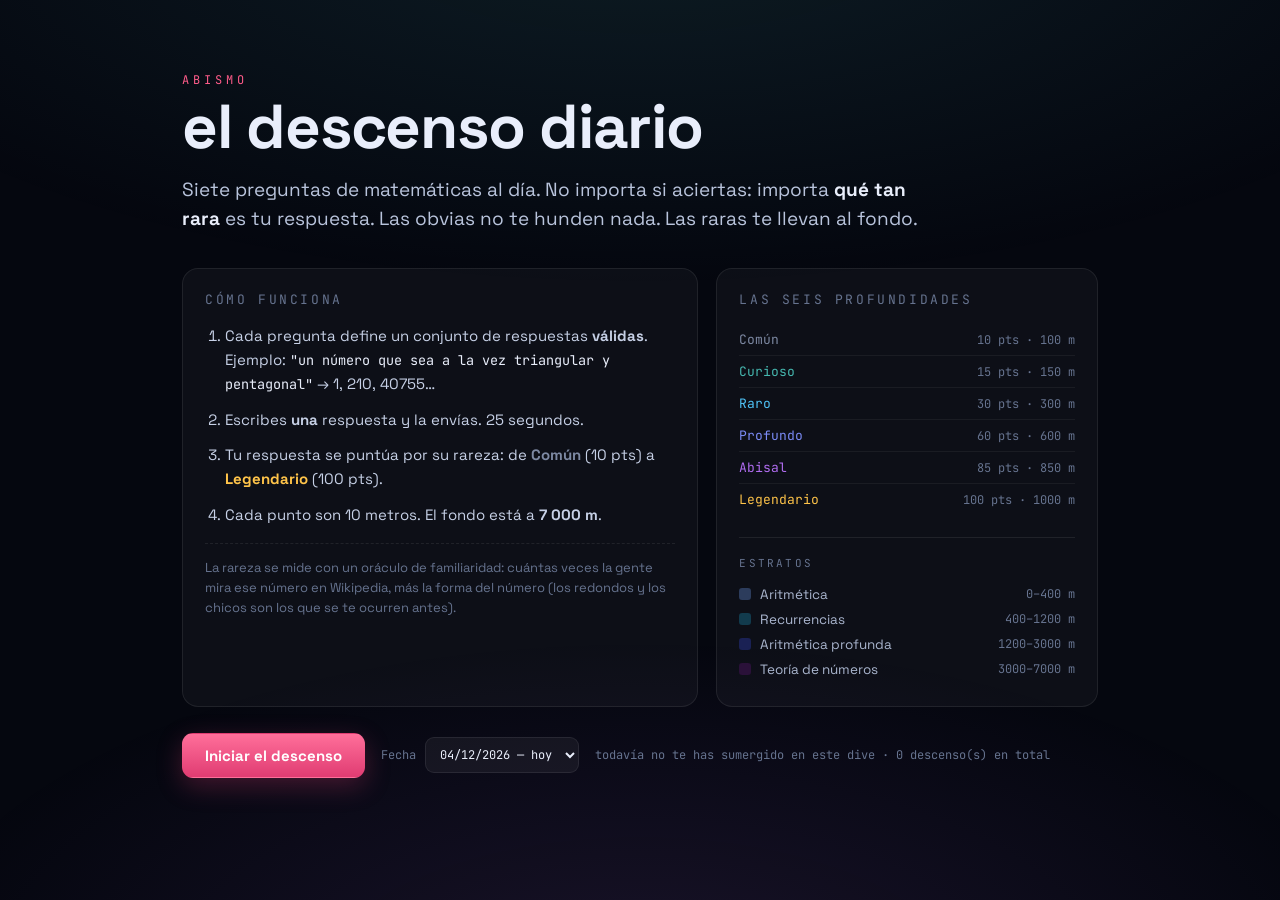
<file: web/index.html>
<!doctype html>
<html lang="es">
<head>
<meta charset="utf-8">
<meta name="viewport" content="width=device-width,initial-scale=1,viewport-fit=cover">
<title>Abismo · el descenso diario</title>
<meta name="description" content="Siete preguntas de matemáticas al día. No importa si aciertas: importa qué tan rara es tu respuesta. Las raras te hunden más.">
<meta name="theme-color" content="#05070f">
<link rel="preconnect" href="https://fonts.googleapis.com">
<link rel="preconnect" href="https://fonts.gstatic.com" crossorigin>
<link href="https://fonts.googleapis.com/css2?family=JetBrains+Mono:wght@400;700&family=Space+Grotesk:wght@400;500;700&display=swap" rel="stylesheet">
<link rel="stylesheet" href="style.css">
</head>
<body>

<div id="app">

  <!-- ───────────────────────── INTRO ───────────────────────── -->
  <section id="scr-intro" class="screen is-active">
    <div class="intro">
      <header class="intro__head">
        <p class="eyebrow">ABISMO</p>
        <h1 class="title">el descenso diario</h1>
        <p class="lede">
          Siete preguntas de matemáticas al día. No importa si aciertas:
          importa <strong>qué tan rara</strong> es tu respuesta.
          Las obvias no te hunden nada. Las raras te llevan al fondo.
        </p>
      </header>

      <div class="intro__cols">
        <div class="card card--rules">
          <h2>Cómo funciona</h2>
          <ol class="rules">
            <li>Cada pregunta define un conjunto de respuestas <strong>válidas</strong>. Ejemplo: <em>"un número que sea a la vez triangular y pentagonal"</em> → 1, 210, 40755…</li>
            <li>Escribes <strong>una</strong> respuesta y la envías. 25 segundos.</li>
            <li>Tu respuesta se puntúa por su rareza: de <b class="t-Común">Común</b> (10 pts) a <b class="t-Legendario">Legendario</b> (100 pts).</li>
            <li>Cada punto son 10 metros. El fondo está a <strong>7 000 m</strong>.</li>
          </ol>
          <p class="fineprint">
            La rareza se mide con un oráculo de familiaridad: cuántas veces la
            gente mira ese número en Wikipedia, más la forma del número
            (los redondos y los chicos son los que se te ocurren antes).
          </p>
        </div>

        <div class="card card--tiers">
          <h2>Las seis profundidades</h2>
          <ul class="tierlist" id="tierlist"></ul>
          <div class="strata">
            <h3>Estratos</h3>
            <ul id="stratalist"></ul>
          </div>
        </div>
      </div>

      <div class="intro__foot">
        <button id="btn-start" class="btn btn--go">Iniciar el descenso</button>
        <label class="daypick">
          <span>Fecha</span>
          <select id="sel-day"></select>
        </label>
        <p class="best" id="best-line"></p>
      </div>
    </div>
  </section>

  <!-- ───────────────────────── JUEGO ───────────────────────── -->
  <section id="scr-game" class="screen">
    <div class="game">

      <!-- columna de profundidad -->
      <aside class="abyss" aria-hidden="true">
        <div class="abyss__col">
          <div class="abyss__water"></div>
          <div class="abyss__marks" id="abyss-marks"></div>
          <div class="diver" id="diver"><span class="diver__body"></span></div>
        </div>
        <div class="abyss__read">
          <p class="depth" id="depth-now">0<small>m</small></p>
          <p class="zone" id="zone-now">superficie</p>
          <p class="pts" id="pts-now">0 pts</p>
        </div>
      </aside>

      <!-- prompt -->
      <main class="stage">
        <div class="stage__bar">
          <span class="round" id="round-label">pregunta 1 / 7</span>
          <span class="strat" id="strat-label">Aritmética</span>
          <span class="timer" id="timer-label">25</span>
        </div>
        <div class="timerbar"><div class="timerbar__fill" id="timer-fill"></div></div>

        <h2 class="prompt" id="prompt-text">…</h2>

        <form class="answer" id="answer-form" autocomplete="off" onsubmit="return false">
          <input id="answer-input" type="text" inputmode="numeric" pattern="[0-9]*"
                 placeholder="escribe un número" aria-label="Tu respuesta">
          <button class="btn btn--send" type="button" id="btn-answer">Enviar</button>
        </form>

        <div class="feedback" id="feedback" aria-live="polite"></div>

        <p class="hint" id="hint"></p>
      </main>
    </div>
  </section>

  <!-- ───────────────────────── RESULTADO ───────────────────────── -->
  <section id="scr-end" class="screen">
    <div class="end">
      <p class="eyebrow" id="end-date">—</p>
      <h2 class="end__depth"><span id="end-depth">0</span><small>m</small></h2>
      <p class="end__pts"><span id="end-pts">0</span> puntos</p>

      <ul class="breakdown" id="breakdown"></ul>

      <div class="end__gems" id="gems"></div>

      <div class="end__actions">
        <button class="btn btn--ghost" id="btn-copy">Copiar resultado</button>
        <button class="btn btn--ghost" id="btn-home">Volver al inicio</button>
      </div>
      <p class="best" id="end-best"></p>
    </div>
  </section>

</div>

<script src="data/daily.js"></script>
<script src="app.js"></script>
</body>
</html>
</file>
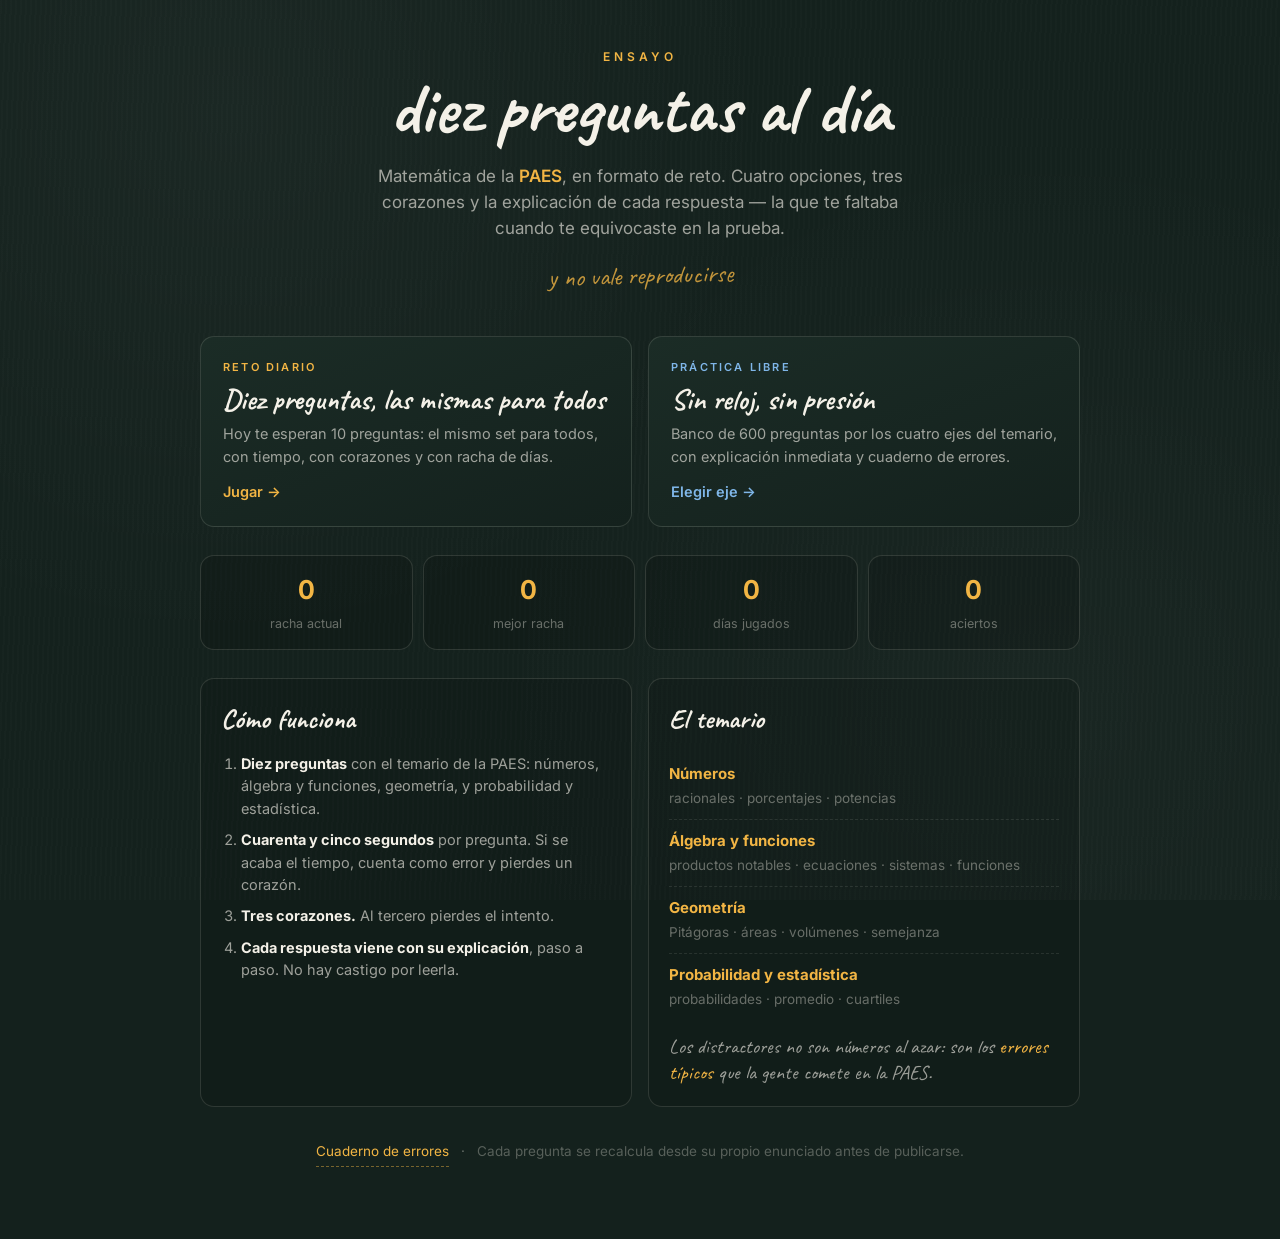
<file: ensayo/web/index.html>
<!doctype html>
<html lang="es">
<head>
<meta charset="utf-8">
<meta name="viewport" content="width=device-width,initial-scale=1,viewport-fit=cover">
<title>Ensayo · diez preguntas al día</title>
<meta name="description" content="Diez preguntas de matemática estilo PAES al día. Cuatro opciones, tres corazones, y la explicación de cada respuesta. Reto diario y práctica libre.">
<meta name="theme-color" content="#14211d">
<link rel="icon" href="data:image/svg+xml,%3Csvg xmlns='http://www.w3.org/2000/svg' viewBox='0 0 64 64'%3E%3Crect width='64' height='64' rx='14' fill='%2314211d'/%3E%3Cpath d='M18 46 L46 18' stroke='%23f2b544' stroke-width='6' stroke-linecap='round'/%3E%3Cpath d='M46 18 l4 4 -6 6 -4 -4 z' fill='%23f4f1e8'/%3E%3C/svg%3E">
<link rel="preconnect" href="https://fonts.googleapis.com">
<link rel="preconnect" href="https://fonts.gstatic.com" crossorigin>
<link href="https://fonts.googleapis.com/css2?family=Caveat:wght@500;700&family=Inter:wght@400;500;600;700&display=swap" rel="stylesheet">
<link rel="stylesheet" href="style.css">
</head>
<body>

<div id="app">

  <!-- ══════════════════════════ INTRO ══════════════════════════ -->
  <section id="scr-intro" class="screen is-active">
    <div class="wrap">

      <header class="hero">
        <p class="eyebrow">ENSAYO</p>
        <h1 class="hero__title">diez preguntas al día</h1>
        <p class="hero__lede">
          Matemática de la <strong>PAES</strong>, en formato de reto.
          Cuatro opciones, tres corazones y la explicación de cada respuesta
          — la que te faltaba cuando te equivocaste en la prueba.
        </p>
        <p class="hero__chalk">y no vale reproducirse</p>
      </header>

      <div class="cards">
        <button class="card card--main" id="btn-diario" type="button">
          <span class="card__tag">Reto diario</span>
          <span class="card__title">Diez preguntas, las mismas para todos</span>
          <span class="card__desc" id="diario-desc">Se renueva cada día a las 00:00 (hora de Chile). Con tiempo, con corazones y con racha de días.</span>
          <span class="card__go">Jugar →</span>
        </button>

        <button class="card card--main card--alt" id="btn-practica" type="button">
          <span class="card__tag">Práctica libre</span>
          <span class="card__title">Sin reloj, sin presión</span>
          <span class="card__desc">Banco de 600 preguntas por los cuatro ejes del temario, con explicación inmediata y cuaderno de errores.</span>
          <span class="card__go">Elegir eje →</span>
        </button>
      </div>

      <div class="stats" id="stats">
        <div class="stat"><b id="st-racha">0</b><span>racha actual</span></div>
        <div class="stat"><b id="st-mejor">0</b><span>mejor racha</span></div>
        <div class="stat"><b id="st-dias">0</b><span>días jugados</span></div>
        <div class="stat"><b id="st-aciertos">0</b><span>aciertos</span></div>
      </div>

      <div class="cols">
        <div class="panel">
          <h2>Cómo funciona</h2>
          <ol class="steps">
            <li><b>Diez preguntas</b> con el temario de la PAES: números, álgebra y funciones, geometría, y probabilidad y estadística.</li>
            <li><b>Cuarenta y cinco segundos</b> por pregunta. Si se acaba el tiempo, cuenta como error y pierdes un corazón.</li>
            <li><b>Tres corazones.</b> Al tercero pierdes el intento.</li>
            <li><b>Cada respuesta viene con su explicación</b>, paso a paso. No hay castigo por leerla.</li>
          </ol>
        </div>

        <div class="panel">
          <h2>El temario</h2>
          <ul class="ejes">
            <li><b>Números</b><span>racionales · porcentajes · potencias</span></li>
            <li><b>Álgebra y funciones</b><span>productos notables · ecuaciones · sistemas · funciones</span></li>
            <li><b>Geometría</b><span>Pitágoras · áreas · volúmenes · semejanza</span></li>
            <li><b>Probabilidad y estadística</b><span>probabilidades · promedio · cuartiles</span></li>
          </ul>
          <p class="nota">
            Los distractores no son números al azar: son los <em>errores típicos</em>
            que la gente comete en la PAES.
          </p>
        </div>
      </div>

      <div class="pie">
        <button class="linkbtn" id="btn-cuaderno" type="button">Cuaderno de errores</button>
        <span class="pie__sep">·</span>
        <span class="pie__txt">Cada pregunta se recalcula desde su propio enunciado antes de publicarse.</span>
      </div>

    </div>
  </section>

  <!-- ══════════════════════════ JUEGO ══════════════════════════ -->
  <section id="scr-play" class="screen">
    <div class="wrap wrap--play">

      <div class="hud">
        <button class="hud__back" id="btn-abandonar" type="button" title="Volver al inicio">←</button>
        <div class="hud__meta">
          <span class="hud__eje" id="hud-eje">—</span>
          <span class="hud__unidad" id="hud-unidad"></span>
        </div>
        <div class="hud__right">
          <span class="hud__pts" id="hud-puntos">0</span>
          <span class="hud__hearts" id="hud-corazones" aria-label="corazones"></span>
        </div>
      </div>

      <div class="rail" id="rail">
        <div class="rail__fill" id="rail-fill"></div>
        <div class="rail__lapiz" id="rail-lapiz" aria-hidden="true">✎</div>
      </div>

      <div class="tiempo" id="tiempo-wrap">
        <div class="tiempo__bar"><div class="tiempo__fill" id="tiempo-fill"></div></div>
        <span class="tiempo__num" id="tiempo-num">45</span>
      </div>

      <div class="pregunta">
        <p class="pregunta__num" id="pregunta-num">Pregunta 1 de 10</p>
        <h2 class="pregunta__texto" id="pregunta-texto">—</h2>
        <div class="opciones" id="opciones"></div>
      </div>

      <div class="feedback" id="feedback" hidden>
        <p class="feedback__titulo" id="feedback-titulo"></p>
        <div class="feedback__cuerpo" id="feedback-cuerpo"></div>
        <button class="btn btn--go" id="btn-siguiente" type="button">Siguiente →</button>
      </div>

      <p class="hint">Teclas <b>1</b>–<b>4</b> para responder · <b>Enter</b> para seguir</p>
    </div>
  </section>

  <!-- ══════════════════════════ RESULTADO ══════════════════════════ -->
  <section id="scr-result" class="screen">
    <div class="wrap wrap--result">
      <p class="result__estrellas" id="result-estrellas">★★★</p>
      <h2 class="result__titulo" id="result-titulo">Reto completado</h2>
      <p class="result__sub" id="result-sub"></p>

      <div class="result__cifras">
        <div><b id="result-aciertos">0/10</b><span>correctas</span></div>
        <div><b id="result-puntos">0</b><span>puntos</span></div>
        <div><b id="result-racha">0</b><span>mejor racha</span></div>
      </div>

      <ul class="desglose" id="result-desglose"></ul>

      <div class="result__botones">
        <button class="btn btn--go" id="btn-compartir" type="button">Compartir resultado</button>
        <button class="btn" id="btn-otra-vez" type="button">Volver a intentarlo</button>
        <button class="btn btn--ghost" id="btn-inicio" type="button">Ir al inicio</button>
      </div>
      <p class="result__nota" id="result-nota"></p>
    </div>
  </section>

  <!-- ══════════════════════════ PRÁCTICA ══════════════════════════ -->
  <section id="scr-config" class="screen">
    <div class="wrap wrap--config">
      <h2 class="config__titulo">Práctica libre</h2>
      <p class="config__lede">Sin reloj y sin corazones. Cada respuesta viene con su explicación al tiro.</p>

      <div class="config__bloque">
        <h3>¿Qué quieres practicar?</h3>
        <div class="chips" id="eje-chips">
          <button class="chip is-on" data-eje="Todos" type="button">Todos</button>
          <button class="chip" data-eje="Números" type="button">Números</button>
          <button class="chip" data-eje="Álgebra y funciones" type="button">Álgebra</button>
          <button class="chip" data-eje="Geometría" type="button">Geometría</button>
          <button class="chip" data-eje="Probabilidad y estadística" type="button">Probabilidad</button>
        </div>
      </div>

      <div class="config__bloque">
        <h3>¿Cuántas preguntas?</h3>
        <div class="chips" id="n-chips">
          <button class="chip" data-n="5" type="button">5</button>
          <button class="chip is-on" data-n="10" type="button">10</button>
          <button class="chip" data-n="20" type="button">20</button>
          <button class="chip" data-n="30" type="button">30</button>
        </div>
      </div>

      <button class="btn btn--go btn--big" id="btn-empezar-practica" type="button">Empezar →</button>
      <button class="btn btn--ghost" id="btn-cuaderno-2" type="button">Ver cuaderno de errores</button>
    </div>
  </section>

  <!-- ══════════════════════════ CUADERNO ══════════════════════════ -->
  <section id="scr-cuaderno" class="screen">
    <div class="wrap">
      <div class="cuaderno__head">
        <h2 class="config__titulo">Cuaderno de errores</h2>
        <button class="btn btn--ghost" id="btn-cuaderno-cerrar" type="button">Cerrar</button>
      </div>
      <p class="config__lede" id="cuaderno-lede">Las preguntas que fallaste, con su explicación.</p>
      <div id="cuaderno-lista"></div>
      <button class="btn btn--go" id="btn-practicar-errores" type="button" hidden>Practicar solo estos errores</button>
    </div>
  </section>

</div>

<div id="toast" class="toast" hidden></div>

<script src="data/daily.js"></script>
<script src="engine.js"></script>
<script src="app.js"></script>
</body>
</html>
</file>
<file: web/style.css>
/* ─────────────────────────────────────────────────────────────
   Abismo · el descenso diario
   ───────────────────────────────────────────────────────────── */

:root {
  --bg: #05070f;
  --bg2: #0a0e1c;
  --ink: #e9eefb;
  --muted: #66738f;
  --line: rgba(255,255,255,.08);
  --panel: rgba(255,255,255,.035);

  --c-Común:      #7d89a3;
  --c-Curioso:    #46b8b0;
  --c-Raro:       #4fc3f7;
  --c-Profundo:   #7c8cf8;
  --c-Abisal:     #b06cf0;
  --c-Legendario: #ffc44a;

  --s1: #2c3c5c;
  --s2: #123b4d;
  --s3: #1a2154;
  --s4: #2a1139;

  --mono: "JetBrains Mono", ui-monospace, SFMono-Regular, Menlo, monospace;
  --sans: "Space Grotesk", system-ui, -apple-system, "Segoe UI", sans-serif;
}

* { box-sizing: border-box; }

html, body {
  margin: 0; padding: 0; height: 100%;
  background: var(--bg);
  color: var(--ink);
  font-family: var(--sans);
  -webkit-font-smoothing: antialiased;
  overscroll-behavior: none;
}

body::before {
  content: ""; position: fixed; inset: 0; pointer-events: none; z-index: 0;
  background:
    radial-gradient(120% 70% at 50% -10%, rgba(92,225,230,.10), transparent 60%),
    radial-gradient(90% 60% at 50% 110%, rgba(176,108,240,.12), transparent 65%);
}

#app { position: relative; z-index: 1; min-height: 100%; }

.screen { display: none; min-height: 100vh; }
.screen.is-active { display: block; }

/* ── intro ───────────────────────────────────────────────── */
.intro {
  max-width: 960px; margin: 0 auto;
  padding: clamp(28px, 6vw, 72px) 22px 64px;
}
.eyebrow {
  font-family: var(--mono); font-size: 12px; letter-spacing: .34em;
  color: #ff5c8a; margin: 0 0 10px; text-transform: uppercase;
}
.title {
  font-size: clamp(34px, 7vw, 62px); line-height: .95; margin: 0 0 18px;
  font-weight: 700; letter-spacing: -.02em;
}
.lede { font-size: clamp(15px, 2.1vw, 19px); line-height: 1.55; color: #b9c4dc; margin: 0; max-width: 62ch; }
.lede strong { color: var(--ink); }

.intro__cols { display: grid; grid-template-columns: 1.15fr .85fr; gap: 18px; margin: 34px 0 26px; }
@media (max-width: 760px) { .intro__cols { grid-template-columns: 1fr; } }

.card {
  background: var(--panel); border: 1px solid var(--line);
  border-radius: 16px; padding: 22px 22px 24px;
}
.card h2 { font-size: 13px; letter-spacing: .2em; text-transform: uppercase; color: var(--muted); margin: 0 0 16px; font-family: var(--mono); font-weight: 400; }

.rules { margin: 0; padding-left: 20px; color: #c6d0e6; font-size: 15px; line-height: 1.62; }
.rules li { margin-bottom: 11px; }
.rules em { color: var(--ink); font-style: normal; font-family: var(--mono); font-size: 13.5px; }
.fineprint { margin: 16px 0 0; padding-top: 14px; border-top: 1px dashed var(--line); font-size: 13px; color: var(--muted); line-height: 1.55; }

.tierlist { list-style: none; margin: 0; padding: 0; }
.tierlist li { display: flex; align-items: baseline; gap: 10px; padding: 7px 0; border-bottom: 1px solid rgba(255,255,255,.05); }
.tierlist li:last-child { border-bottom: 0; }
.tierlist .n { font-family: var(--mono); font-size: 13px; width: 96px; }
.tierlist .p { font-family: var(--mono); font-size: 12px; color: var(--muted); margin-left: auto; }

.strata { margin-top: 22px; padding-top: 18px; border-top: 1px solid var(--line); }
.strata h3 { font-size: 11px; letter-spacing: .2em; text-transform: uppercase; color: var(--muted); margin: 0 0 12px; font-family: var(--mono); font-weight: 400; }
.strata ul { list-style: none; margin: 0; padding: 0; font-size: 13.5px; }
.strata li { display: flex; align-items: center; gap: 9px; padding: 4px 0; color: #aab6cf; }
.strata i { width: 12px; height: 12px; border-radius: 3px; flex: 0 0 auto; }
.strata b { font-family: var(--mono); font-weight: 400; font-size: 12px; color: var(--muted); margin-left: auto; }

.t-Común { color: var(--c-Común); }
.t-Curioso { color: var(--c-Curioso); }
.t-Raro { color: var(--c-Raro); }
.t-Profundo { color: var(--c-Profundo); }
.t-Abisal { color: var(--c-Abisal); }
.t-Legendario { color: var(--c-Legendario); }

.intro__foot { display: flex; flex-wrap: wrap; align-items: center; gap: 16px; }

.btn {
  font-family: var(--sans); font-weight: 700; font-size: 15px;
  border: 1px solid transparent; border-radius: 11px; cursor: pointer;
  padding: 12px 22px; transition: transform .12s ease, filter .18s ease, background .18s ease;
}
.btn:active { transform: translateY(1px); }
.btn--go {
  background: linear-gradient(180deg, #ff6f9a, #e03c72); color: #fff;
  box-shadow: 0 8px 26px rgba(224,60,114,.28);
}
.btn--go:hover { filter: brightness(1.08); }
.btn--send {
  background: rgba(255,255,255,.07); color: var(--ink); border-color: var(--line);
}
.btn--send:hover { background: rgba(255,255,255,.12); }
.btn--ghost {
  background: transparent; color: #c2cde3; border-color: var(--line);
}
.btn--ghost:hover { background: rgba(255,255,255,.06); }

.daypick { display: flex; align-items: center; gap: 9px; font-family: var(--mono); font-size: 12px; color: var(--muted); }
.daypick select {
  background: rgba(255,255,255,.05); color: var(--ink); border: 1px solid var(--line);
  border-radius: 9px; padding: 8px 10px; font-family: var(--mono); font-size: 12px;
}
.best { font-family: var(--mono); font-size: 12px; color: var(--muted); margin: 0; }

/* ── juego ───────────────────────────────────────────────── */
.game {
  display: grid; grid-template-columns: 210px 1fr;
  gap: clamp(16px, 3vw, 40px);
  max-width: 1080px; margin: 0 auto;
  padding: clamp(18px, 4vw, 40px) 22px 40px;
  min-height: 100vh; align-items: start;
}
@media (max-width: 780px) {
  .game { grid-template-columns: 1fr; }
  .abyss { flex-direction: row; height: auto; }
  .abyss__col { width: 100%; height: 74px; }
  .abyss__read { padding: 0; }
  .abyss__read .depth { font-size: 30px; }
}

.abyss { position: sticky; top: 24px; }
.abyss__col {
  position: relative; height: min(62vh, 520px); border-radius: 16px;
  overflow: hidden; border: 1px solid var(--line);
  background: #060a14;
}
.abyss__water {
  position: absolute; inset: 0;
  background: linear-gradient(180deg,
    var(--s1) 0%, var(--s1) 6%,
    var(--s2) 17%, var(--s2) 31%,
    var(--s3) 43%, var(--s3) 62%,
    var(--s4) 74%, var(--s4) 100%);
}
.abyss__water::after {
  content: ""; position: absolute; inset: 0;
  background: linear-gradient(180deg, rgba(255,255,255,.10), transparent 22%, rgba(0,0,0,.55));
}
.abyss__marks { position: absolute; inset: 0; }
.abyss__marks span {
  position: absolute; right: 8px; font-family: var(--mono); font-size: 9.5px;
  color: rgba(255,255,255,.5); transform: translateY(-50%); white-space: nowrap;
}
.abyss__marks span::before {
  content: ""; position: absolute; right: 100%; margin-right: 6px; top: 50%;
  width: 12px; height: 1px; background: rgba(255,255,255,.28);
}
.diver {
  position: absolute; left: 50%; top: 0; transform: translate(-50%, -50%);
  transition: top .9s cubic-bezier(.22,.9,.3,1);
}
.diver__body {
  display: block; width: 16px; height: 22px; border-radius: 50% 50% 45% 45%;
  background: linear-gradient(180deg, #8ef0f2, #2aa7b8);
  box-shadow: 0 0 16px rgba(92,225,230,.55);
  animation: bob 2.6s ease-in-out infinite;
}
@keyframes bob { 0%,100% { transform: translateY(0) } 50% { transform: translateY(-4px) } }

.abyss__read { padding-top: 14px; }
.depth { font-family: var(--mono); font-size: 38px; margin: 0; letter-spacing: -.02em; }
.depth small { font-size: 16px; color: var(--muted); margin-left: 3px; }
.zone { font-family: var(--mono); font-size: 11px; letter-spacing: .18em; text-transform: uppercase; color: #5ce1e6; margin: 2px 0 8px; }
.pts { font-family: var(--mono); font-size: 12px; color: var(--muted); margin: 0; }

.stage { min-width: 0; padding-top: 6px; }
.stage__bar { display: flex; align-items: baseline; gap: 14px; font-family: var(--mono); font-size: 12px; color: var(--muted); }
.stage__bar .strat { color: #5ce1e6; }
.stage__bar .timer { margin-left: auto; font-size: 15px; color: var(--ink); }

.timerbar { height: 3px; border-radius: 3px; background: rgba(255,255,255,.08); margin: 10px 0 30px; overflow: hidden; }
.timerbar__fill { height: 100%; width: 100%; background: linear-gradient(90deg, #5ce1e6, #ffc44a); transform-origin: left; transition: transform .25s linear; }

.prompt {
  font-size: clamp(24px, 4.4vw, 40px); line-height: 1.2; margin: 0 0 26px;
  font-weight: 500; letter-spacing: -.015em; text-wrap: balance;
}

.answer { display: flex; gap: 10px; flex-wrap: wrap; }
.answer input {
  flex: 1 1 220px; min-width: 0;
  background: rgba(255,255,255,.05); border: 1px solid var(--line);
  border-radius: 12px; padding: 14px 16px; color: var(--ink);
  font-family: var(--mono); font-size: 19px; outline: none;
  transition: border-color .18s ease, background .18s ease;
}
.answer input:focus { border-color: rgba(92,225,230,.55); background: rgba(92,225,230,.05); }
.answer input::placeholder { color: #4b5670; }

.feedback { min-height: 74px; margin-top: 20px; font-family: var(--mono); font-size: 15px; }
.fb { display: flex; align-items: baseline; gap: 12px; flex-wrap: wrap; }
.fb .tier { font-size: 21px; font-weight: 700; letter-spacing: .01em; }
.fb .pts { font-size: 15px; color: var(--ink); }
.fb .why { font-size: 12px; color: var(--muted); width: 100%; line-height: 1.5; }
.fb--ok .tier { animation: pop .4s cubic-bezier(.2,1.4,.4,1); }
@keyframes pop { from { transform: scale(.8); opacity: 0 } to { transform: scale(1); opacity: 1 } }
.fb--miss .tier { color: var(--c-Común); }

.hint { font-family: var(--mono); font-size: 11.5px; color: var(--muted); margin-top: 14px; min-height: 16px; }

/* ── resultado ───────────────────────────────────────────── */
.end { max-width: 640px; margin: 0 auto; padding: clamp(30px, 7vw, 74px) 22px 60px; }
.end__depth { font-family: var(--mono); font-size: clamp(52px, 13vw, 92px); margin: 0; line-height: 1; letter-spacing: -.03em; }
.end__depth small { font-size: 26px; color: var(--muted); margin-left: 5px; }
.end__pts { font-family: var(--mono); color: var(--muted); margin: 6px 0 26px; }

.breakdown { list-style: none; margin: 0 0 26px; padding: 0; }
.breakdown li {
  display: flex; align-items: baseline; gap: 12px; padding: 9px 0;
  border-bottom: 1px solid rgba(255,255,255,.055); font-family: var(--mono); font-size: 13px;
}
.breakdown .q { color: var(--muted); flex: 1 1 auto; overflow: hidden; text-overflow: ellipsis; white-space: nowrap; }
.breakdown .a { color: var(--ink); }
.breakdown .p { color: var(--muted); min-width: 58px; text-align: right; }

.end__gems { background: var(--panel); border: 1px solid var(--line); border-radius: 14px; padding: 18px 20px; margin-bottom: 24px; }
.end__gems h3 { font-size: 11px; letter-spacing: .2em; text-transform: uppercase; color: var(--muted); margin: 0 0 12px; font-family: var(--mono); font-weight: 400; }
.end__gems ul { list-style: none; margin: 0; padding: 0; font-family: var(--mono); font-size: 13px; }
.end__gems li { display: flex; gap: 10px; padding: 4px 0; color: #b9c4dc; }
.end__gems li b { color: var(--c-Legendario); font-weight: 700; }
.end__actions { display: flex; gap: 10px; flex-wrap: wrap; margin-bottom: 16px; }
</file>
<file: ensayo/web/style.css>
/* ─────────────────────────────────────────────────────────────
   Ensayo · pizarra
   ───────────────────────────────────────────────────────────── */
:root {
  --pizarra:      #14211d;
  --pizarra-2:    #1b2c26;
  --pizarra-3:    #22362e;
  --borde:        rgba(244, 241, 232, .13);
  --tiza:         #f4f1e8;
  --tiza-suave:   rgba(244, 241, 232, .62);
  --tiza-tenue:   rgba(244, 241, 232, .38);
  --ambar:        #f2b544;
  --ambar-osc:    #d99a2b;
  --verde:        #77cf95;
  --rojo:         #e8706f;
  --azul:         #7fb6e8;

  --radio: 14px;
  --sombra: 0 10px 30px rgba(0, 0, 0, .35);
  --serif: 'Caveat', 'Bradley Hand', cursive;
  --sans: 'Inter', -apple-system, BlinkMacSystemFont, 'Segoe UI', Roboto, sans-serif;
}

* { box-sizing: border-box; }

html, body {
  margin: 0;
  padding: 0;
  min-height: 100%;
}

body {
  background: var(--pizarra);
  color: var(--tiza);
  font-family: var(--sans);
  font-size: 16px;
  line-height: 1.55;
  -webkit-font-smoothing: antialiased;
  /* veta sutil de la pizarra */
  background-image:
    radial-gradient(circle at 18% 12%, rgba(255, 255, 255, .030) 0, transparent 42%),
    radial-gradient(circle at 82% 78%, rgba(255, 255, 255, .022) 0, transparent 46%),
    repeating-linear-gradient(92deg, rgba(255, 255, 255, .012) 0 2px, transparent 2px 5px);
  background-attachment: fixed;
}

#app { min-height: 100vh; }

.wrap {
  width: min(100% - 40px, 880px);
  margin: 0 auto;
  padding: 48px 0 72px;
}

.wrap--play   { width: min(100% - 32px, 720px); padding-top: 24px; }
.wrap--result { width: min(100% - 32px, 640px); text-align: center; }
.wrap--config { width: min(100% - 32px, 600px); }

/* ── pantallas ─────────────────────────────────────────────── */
.screen { display: none; }
.screen.is-active { display: block; animation: entra .32s ease both; }

@keyframes entra {
  from { opacity: 0; transform: translateY(10px); }
  to   { opacity: 1; transform: none; }
}

/* ── hero ──────────────────────────────────────────────────── */
.eyebrow {
  font-size: 12px;
  letter-spacing: .34em;
  text-transform: uppercase;
  color: var(--ambar);
  margin: 0 0 6px;
  font-weight: 600;
}

.hero { text-align: center; margin-bottom: 40px; }

.hero__title {
  font-family: var(--serif);
  font-size: clamp(42px, 9vw, 72px);
  line-height: 1;
  margin: 0 0 18px;
  font-weight: 700;
  color: var(--tiza);
}

.hero__lede {
  max-width: 560px;
  margin: 0 auto;
  color: var(--tiza-suave);
  font-size: 17px;
}

.hero__lede strong { color: var(--ambar); font-weight: 600; }

.hero__chalk {
  font-family: var(--serif);
  font-size: 26px;
  color: var(--ambar);
  opacity: .78;
  margin: 14px 0 0;
  transform: rotate(-1.4deg);
}

/* ── tarjetas de entrada ───────────────────────────────────── */
.cards {
  display: grid;
  grid-template-columns: 1fr 1fr;
  gap: 16px;
  margin-bottom: 28px;
}

@media (max-width: 680px) { .cards { grid-template-columns: 1fr; } }

.card {
  position: relative;
  display: flex;
  flex-direction: column;
  align-items: flex-start;
  gap: 7px;
  text-align: left;
  padding: 22px;
  border: 1px solid var(--borde);
  border-radius: var(--radio);
  background: linear-gradient(160deg, var(--pizarra-2), var(--pizarra));
  color: var(--tiza);
  cursor: pointer;
  font: inherit;
  transition: transform .16s ease, border-color .16s ease, box-shadow .16s ease;
}

.card:hover {
  transform: translateY(-3px);
  border-color: rgba(242, 181, 68, .5);
  box-shadow: var(--sombra);
}

.card--alt:hover { border-color: rgba(127, 182, 232, .5); }

.card__tag {
  font-size: 11px;
  letter-spacing: .2em;
  text-transform: uppercase;
  color: var(--ambar);
  font-weight: 600;
}
.card--alt .card__tag { color: var(--azul); }

.card__title {
  font-family: var(--serif);
  font-size: 29px;
  line-height: 1.15;
  font-weight: 700;
}

.card__desc { color: var(--tiza-suave); font-size: 14.5px; }

.card__go {
  margin-top: 6px;
  color: var(--ambar);
  font-weight: 600;
  font-size: 14.5px;
}
.card--alt .card__go { color: var(--azul); }

/* ── stats ─────────────────────────────────────────────────── */
.stats {
  display: grid;
  grid-template-columns: repeat(4, 1fr);
  gap: 10px;
  margin-bottom: 28px;
}

@media (max-width: 560px) { .stats { grid-template-columns: repeat(2, 1fr); } }

.stat {
  border: 1px solid var(--borde);
  border-radius: var(--radio);
  padding: 14px 12px;
  text-align: center;
  background: rgba(0, 0, 0, .14);
}

.stat b { display: block; font-size: 26px; color: var(--ambar); font-variant-numeric: tabular-nums; }
.stat span { font-size: 12.5px; color: var(--tiza-tenue); }

/* ── paneles ───────────────────────────────────────────────── */
.cols { display: grid; grid-template-columns: 1fr 1fr; gap: 16px; }

@media (max-width: 680px) { .cols { grid-template-columns: 1fr; } }

.panel {
  border: 1px solid var(--borde);
  border-radius: var(--radio);
  padding: 20px;
  background: rgba(0, 0, 0, .12);
}

.panel h2 {
  font-family: var(--serif);
  font-size: 27px;
  margin: 0 0 12px;
  font-weight: 700;
}

.steps { margin: 0; padding-left: 20px; color: var(--tiza-suave); font-size: 14.5px; }
.steps li { margin-bottom: 9px; }
.steps b { color: var(--tiza); }

.ejes { list-style: none; margin: 0; padding: 0; }
.ejes li { padding: 9px 0; border-bottom: 1px dashed rgba(244, 241, 232, .10); }
.ejes li:last-child { border-bottom: 0; }
.ejes b { display: block; color: var(--ambar); font-size: 15px; }
.ejes span { color: var(--tiza-tenue); font-size: 13.5px; }

.nota {
  margin: 14px 0 0;
  font-family: var(--serif);
  font-size: 20px;
  color: var(--tiza-suave);
  line-height: 1.3;
}
.nota em { color: var(--ambar); font-style: normal; }

/* ── pie ───────────────────────────────────────────────────── */
.pie {
  margin-top: 30px;
  text-align: center;
  color: var(--tiza-tenue);
  font-size: 13.5px;
}
.pie__sep { margin: 0 8px; }
.pie__txt { opacity: .8; }

.linkbtn {
  background: none;
  border: 0;
  color: var(--ambar);
  cursor: pointer;
  font: inherit;
  font-size: 13.5px;
  padding: 4px 0;
  border-bottom: 1px dashed rgba(242, 181, 68, .45);
}
.linkbtn:hover { color: #ffd27a; }

/* ── HUD de juego ──────────────────────────────────────────── */
.hud {
  display: flex;
  align-items: center;
  gap: 12px;
  margin-bottom: 12px;
}

.hud__back {
  background: none;
  border: 1px solid var(--borde);
  border-radius: 10px;
  color: var(--tiza-suave);
  width: 36px;
  height: 36px;
  cursor: pointer;
  font-size: 17px;
  flex: 0 0 auto;
}
.hud__back:hover { border-color: var(--ambar); color: var(--ambar); }

.hud__meta { flex: 1; min-width: 0; display: flex; flex-direction: column; }
.hud__eje {
  font-size: 12px;
  letter-spacing: .16em;
  text-transform: uppercase;
  color: var(--ambar);
  font-weight: 600;
}
.hud__unidad {
  font-size: 12.5px;
  color: var(--tiza-tenue);
  white-space: nowrap;
  overflow: hidden;
  text-overflow: ellipsis;
}

.hud__right { display: flex; align-items: center; gap: 12px; flex: 0 0 auto; }

.hud__pts {
  font-size: 19px;
  font-weight: 700;
  color: var(--ambar);
  font-variant-numeric: tabular-nums;
}

.hud__hearts { font-size: 17px; letter-spacing: 2px; }
.hud__hearts .heart { color: var(--rojo); }
.hud__hearts .heart--off { color: rgba(244, 241, 232, .18); }

/* ── riel de progreso con lápiz ───────────────────────────── */
.rail {
  position: relative;
  height: 6px;
  border-radius: 99px;
  background: rgba(244, 241, 232, .10);
  margin-bottom: 10px;
}

.rail__fill {
  height: 100%;
  width: 0%;
  border-radius: 99px;
  background: linear-gradient(90deg, var(--ambar-osc), var(--ambar));
  transition: width .45s cubic-bezier(.22, 1, .36, 1);
}

.rail__lapiz {
  position: absolute;
  top: 50%;
  left: 0%;
  transform: translate(-50%, -52%);
  font-size: 19px;
  color: var(--ambar);
  text-shadow: 0 2px 6px rgba(0, 0, 0, .5);
  transition: left .45s cubic-bezier(.22, 1, .36, 1);
  pointer-events: none;
}

/* ── tiempo ────────────────────────────────────────────────── */
.tiempo { display: flex; align-items: center; gap: 9px; margin-bottom: 22px; }
.tiempo__bar {
  flex: 1;
  height: 4px;
  border-radius: 99px;
  background: rgba(244, 241, 232, .09);
  overflow: hidden;
}
.tiempo__fill {
  height: 100%;
  width: 100%;
  background: var(--verde);
  transition: width .95s linear, background .3s ease;
}
.tiempo__fill.is-medio { background: var(--ambar); }
.tiempo__fill.is-bajo { background: var(--rojo); }
.tiempo__num {
  font-variant-numeric: tabular-nums;
  font-size: 13.5px;
  color: var(--tiza-tenue);
  min-width: 24px;
  text-align: right;
}

/* ── pregunta ──────────────────────────────────────────────── */
.pregunta { margin-bottom: 20px; }

.pregunta__num {
  font-size: 12px;
  letter-spacing: .16em;
  text-transform: uppercase;
  color: var(--tiza-tenue);
  margin: 0 0 8px;
}

.pregunta__texto {
  font-size: clamp(19px, 2.7vw, 23px);
  line-height: 1.45;
  font-weight: 500;
  margin: 0 0 22px;
  color: var(--tiza);
}

/* ── opciones ──────────────────────────────────────────────── */
.opciones { display: grid; gap: 10px; }

.opcion {
  display: flex;
  align-items: center;
  gap: 13px;
  width: 100%;
  text-align: left;
  padding: 14px 16px;
  border: 1px solid var(--borde);
  border-radius: 12px;
  background: rgba(0, 0, 0, .16);
  color: var(--tiza);
  font: inherit;
  font-size: 16px;
  cursor: pointer;
  transition: border-color .15s ease, background .15s ease, transform .12s ease;
}

.opcion:hover:not(:disabled) {
  border-color: rgba(242, 181, 68, .6);
  background: rgba(242, 181, 68, .07);
  transform: translateX(3px);
}

.opcion:disabled { cursor: default; }

.opcion__letra {
  flex: 0 0 auto;
  width: 28px;
  height: 28px;
  display: grid;
  place-items: center;
  border-radius: 8px;
  border: 1px solid var(--borde);
  font-size: 13px;
  font-weight: 700;
  color: var(--tiza-suave);
}

.opcion__texto { flex: 1; }

.opcion.is-ok {
  border-color: var(--verde);
  background: rgba(119, 207, 149, .13);
}
.opcion.is-ok .opcion__letra { background: var(--verde); color: #0e2318; border-color: var(--verde); }

.opcion.is-mal {
  border-color: var(--rojo);
  background: rgba(232, 112, 111, .13);
}
.opcion.is-mal .opcion__letra { background: var(--rojo); color: #2a0f0f; border-color: var(--rojo); }

.opcion.is-atenuada { opacity: .42; }

/* ── feedback ──────────────────────────────────────────────── */
.feedback {
  border: 1px solid var(--borde);
  border-left: 3px solid var(--ambar);
  border-radius: 12px;
  padding: 18px;
  margin-bottom: 18px;
  background: rgba(0, 0, 0, .2);
  animation: entra .25s ease both;
}
.feedback.is-ok { border-left-color: var(--verde); }
.feedback.is-mal { border-left-color: var(--rojo); }

.feedback__titulo {
  font-family: var(--serif);
  font-size: 27px;
  font-weight: 700;
  margin: 0 0 8px;
  color: var(--verde);
}
.feedback.is-mal .feedback__titulo { color: var(--rojo); }

.feedback__cuerpo {
  color: var(--tiza-suave);
  font-size: 15px;
  line-height: 1.6;
  margin-bottom: 16px;
  white-space: pre-wrap;
}

.feedback__cuerpo b { color: var(--tiza); }

.hint {
  text-align: center;
  color: var(--tiza-tenue);
  font-size: 12.5px;
  margin: 0;
}
.hint b { color: var(--tiza-suave); }

/* ── botones ───────────────────────────────────────────────── */
.btn {
  border: 1px solid var(--borde);
  background: rgba(0, 0, 0, .2);
  color: var(--tiza);
  border-radius: 11px;
  padding: 12px 20px;
  font: inherit;
  font-weight: 600;
  font-size: 15px;
  cursor: pointer;
  transition: transform .14s ease, border-color .14s ease, background .14s ease;
}
.btn:hover { transform: translateY(-2px); border-color: rgba(242, 181, 68, .55); }
.btn:active { transform: none; }

.btn--go {
  background: var(--ambar);
  border-color: var(--ambar);
  color: #241703;
}
.btn--go:hover { background: #ffc65e; border-color: #ffc65e; }

.btn--ghost { background: none; color: var(--tiza-suave); }

.btn--big { width: 100%; padding: 15px; font-size: 16.5px; margin-bottom: 10px; }

/* ── resultado ─────────────────────────────────────────────── */
.result__estrellas {
  font-size: 52px;
  margin: 0 0 4px;
  color: var(--ambar);
  letter-spacing: 6px;
  animation: entra .45s ease both;
}

.result__titulo {
  font-family: var(--serif);
  font-size: 40px;
  margin: 0 0 6px;
  font-weight: 700;
}

.result__sub { color: var(--tiza-suave); margin: 0 0 26px; }

.result__cifras {
  display: grid;
  grid-template-columns: repeat(3, 1fr);
  gap: 10px;
  margin-bottom: 22px;
}
.result__cifras > div {
  border: 1px solid var(--borde);
  border-radius: 12px;
  padding: 14px 8px;
  background: rgba(0, 0, 0, .16);
}
.result__cifras b {
  display: block;
  font-size: 25px;
  color: var(--ambar);
  font-variant-numeric: tabular-nums;
}
.result__cifras span { font-size: 12.5px; color: var(--tiza-tenue); }

.desglose { list-style: none; margin: 0 0 26px; padding: 0; text-align: left; }
.desglose li {
  display: flex;
  align-items: center;
  gap: 10px;
  padding: 9px 2px;
  border-bottom: 1px dashed rgba(244, 241, 232, .10);
  font-size: 14.5px;
}
.desglose .eje-n { flex: 1; color: var(--tiza-suave); }
.desglose .barra {
  width: 120px;
  height: 6px;
  border-radius: 99px;
  background: rgba(244, 241, 232, .10);
  overflow: hidden;
}
.desglose .barra i { display: block; height: 100%; background: var(--ambar); }
.desglose .eje-v { width: 46px; text-align: right; color: var(--tiza); font-variant-numeric: tabular-nums; }

.result__botones { display: flex; gap: 10px; justify-content: center; flex-wrap: wrap; }
.result__nota { color: var(--tiza-tenue); font-size: 13px; margin-top: 18px; }

/* ── configuración ─────────────────────────────────────────── */
.config__titulo {
  font-family: var(--serif);
  font-size: 40px;
  margin: 0 0 6px;
  font-weight: 700;
  text-align: center;
}
.config__lede { color: var(--tiza-suave); text-align: center; margin: 0 0 30px; }

.config__bloque { margin-bottom: 26px; }
.config__bloque h3 {
  font-size: 13px;
  letter-spacing: .16em;
  text-transform: uppercase;
  color: var(--tiza-tenue);
  margin: 0 0 12px;
  font-weight: 600;
  text-align: center;
}

.chips { display: flex; gap: 8px; flex-wrap: wrap; justify-content: center; }

.chip {
  border: 1px solid var(--borde);
  background: rgba(0, 0, 0, .18);
  color: var(--tiza-suave);
  border-radius: 99px;
  padding: 9px 17px;
  font: inherit;
  font-size: 14.5px;
  cursor: pointer;
  transition: all .14s ease;
}
.chip:hover { border-color: rgba(242, 181, 68, .5); color: var(--tiza); }
.chip.is-on {
  background: var(--ambar);
  border-color: var(--ambar);
  color: #241703;
  font-weight: 600;
}

/* ── cuaderno ──────────────────────────────────────────────── */
.cuaderno__head {
  display: flex;
  align-items: center;
  justify-content: space-between;
  gap: 14px;
  margin-bottom: 4px;
}
.cuaderno__head .config__titulo { text-align: left; }

.error-card {
  border: 1px solid var(--borde);
  border-left: 3px solid var(--rojo);
  border-radius: 12px;
  padding: 16px;
  margin-bottom: 12px;
  background: rgba(0, 0, 0, .18);
}
.error-card__eje {
  font-size: 11px;
  letter-spacing: .16em;
  text-transform: uppercase;
  color: var(--rojo);
  font-weight: 600;
}
.error-card__enunciado { font-size: 16px; margin: 7px 0 10px; }
.error-card__op { color: var(--tiza-tenue); font-size: 14px; margin-bottom: 8px; }
.error-card__op b { color: var(--verde); }
.error-card__exp {
  color: var(--tiza-suave);
  font-size: 14px;
  border-top: 1px dashed rgba(244, 241, 232, .12);
  padding-top: 10px;
  white-space: pre-wrap;
}

.vacio { text-align: center; color: var(--tiza-tenue); padding: 46px 0; }
.vacio b { display: block; font-family: var(--serif); font-size: 30px; color: var(--tiza-suave); margin-bottom: 6px; }

/* ── toast ─────────────────────────────────────────────────── */
.toast {
  position: fixed;
  left: 50%;
  bottom: 30px;
  transform: translateX(-50%);
  background: var(--ambar);
  color: #241703;
  padding: 11px 20px;
  border-radius: 99px;
  font-weight: 600;
  font-size: 14.5px;
  box-shadow: var(--sombra);
  z-index: 50;
  animation: entra .22s ease both;
}

@media (max-width: 480px) {
  .result__cifras { grid-template-columns: 1fr; }
  .desglose .barra { width: 74px; }
  .hint { display: none; }
}
</file>
